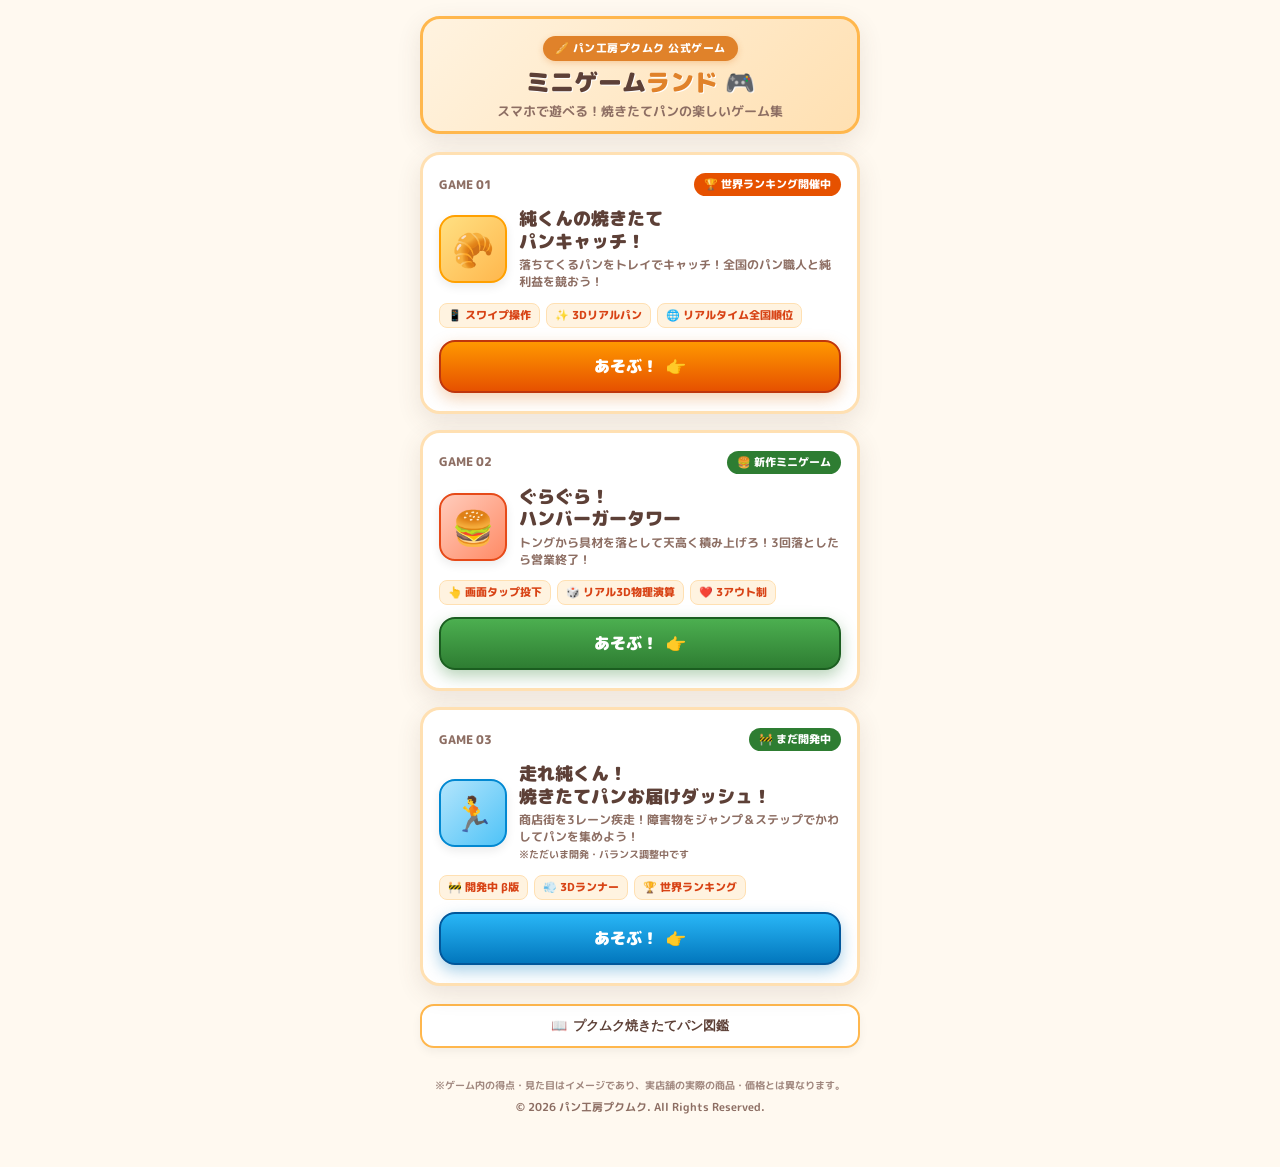
<file: index.html>
<!DOCTYPE html>
<html lang="ja">

<head>
  <meta charset="UTF-8">
  <meta name="viewport" content="width=device-width, initial-scale=1.0, maximum-scale=1.0, user-scalable=no">
  <meta http-equiv="Cache-Control" content="no-cache, no-store, must-revalidate">
  <meta http-equiv="Pragma" content="no-cache">
  <meta http-equiv="Expires" content="0">
  <title>パン工房プクムク ミニゲームランド 🎮</title>
  <link rel="stylesheet" href="portal.css?v=portal20261114a">
  <link rel="preconnect" href="https://fonts.googleapis.com">
  <link rel="preconnect" href="https://fonts.gstatic.com" crossorigin>
  <link href="https://fonts.googleapis.com/css2?family=M+PLUS+Rounded+1c:wght@700;800;900&display=swap" rel="stylesheet">
  <link rel="stylesheet" href="catch_breads.css?v=20261108bakery">
</head>

<body>
  <div id="portal-container">
    <!-- ヘッダー -->
    <header class="portal-header">
      <div class="portal-badge">🥖 パン工房プクムク 公式ゲーム</div>
      <h1 class="portal-title">ミニゲーム<span>ランド</span> 🎮</h1>
      <p class="portal-subtitle">スマホで遊べる！焼きたてパンの楽しいゲーム集</p>
    </header>

    <!-- ゲーム一覧 -->
    <main class="games-list">
      <!-- ゲーム①：パンキャッチ -->
      <article class="game-card">
        <div class="card-top">
          <span class="game-number">GAME 01</span>
          <span class="card-badge popular">🏆 世界ランキング開催中</span>
        </div>
        <div class="game-info">
          <div class="game-icon-box icon-catch">🥐</div>
          <div class="game-text">
            <h2 class="game-name">純くんの焼きたて<br>パンキャッチ！</h2>
            <p class="game-desc">落ちてくるパンをトレイでキャッチ！全国のパン職人と純利益を競おう！</p>
          </div>
        </div>
        <div class="game-tags">
          <span class="tag">📱 スワイプ操作</span>
          <span class="tag">✨ 3Dリアルパン</span>
          <span class="tag">🌐 リアルタイム全国順位</span>
        </div>
        <a href="catch/" class="play-btn play-btn-orange">
          <span>あそぶ！</span> 👉
        </a>
      </article>

      <!-- ゲーム②：ハンバーガータワー -->
      <article class="game-card">
        <div class="card-top">
          <span class="game-number">GAME 02</span>
          <span class="card-badge new">🍔 新作ミニゲーム</span>
        </div>
        <div class="game-info">
          <div class="game-icon-box icon-tower">🍔</div>
          <div class="game-text">
            <h2 class="game-name">ぐらぐら！<br>ハンバーガータワー</h2>
            <p class="game-desc">トングから具材を落として天高く積み上げろ！3回落としたら営業終了！</p>
          </div>
        </div>
        <div class="game-tags">
          <span class="tag">👆 画面タップ投下</span>
          <span class="tag">🎲 リアル3D物理演算</span>
          <span class="tag">❤️ 3アウト制</span>
        </div>
        <a href="sandwich_tower.html" class="play-btn play-btn-green">
          <span>あそぶ！</span> 👉
        </a>
      </article>

      <!-- ゲーム③：パンお届けダッシュ -->
      <article class="game-card">
        <div class="card-top">
          <span class="game-number">GAME 03</span>
          <span class="card-badge new">🚧 まだ開発中</span>
        </div>
        <div class="game-info">
          <div class="game-icon-box icon-dash">🏃</div>
          <div class="game-text">
            <h2 class="game-name">走れ純くん！<br>焼きたてパンお届けダッシュ！</h2>
            <p class="game-desc">商店街を3レーン疾走！障害物をジャンプ＆ステップでかわしてパンを集めよう！<br><small>※ただいま開発・バランス調整中です</small></p>
          </div>
        </div>
        <div class="game-tags">
          <span class="tag">🚧 開発中 β版</span>
          <span class="tag">💨 3Dランナー</span>
          <span class="tag">🏆 世界ランキング</span>
        </div>
        <a href="dash/" class="play-btn play-btn-blue">
          <span>あそぶ！</span> 👉
        </a>
      </article>
    </main>

    <!-- サブ機能（パン図鑑） -->
    <div class="portal-sub-actions">
      <button id="open-catalog-btn" class="sub-action-btn">
        <span>📖</span> プクムク焼きたてパン図鑑
      </button>
    </div>

    <!-- フッター -->
    <footer class="portal-footer">
      <p class="portal-disclaimer">※ゲーム内の得点・見た目はイメージであり、実店舗の実際の商品・価格とは異なります。</p>
      <p>&copy; 2026 パン工房プクムク. All Rights Reserved.</p>
    </footer>
  </div>

  <!-- パン図鑑モーダル -->
  <div id="catalog-modal" class="overlay">
    <div class="modal-card">
      <div class="result-header">📖 プクムク焼きたてパン図鑑</div>
      <input class="catch-bread-search" type="search" placeholder="パンの名前を探す" aria-label="パンの名前を探す">
      <div class="catalog-scroll-area">
        <ul class="catch-bread-grid" aria-label="パンキャッチのパン一覧"></ul>
      </div>
      <div class="catalog-disclaimer">※ゲーム内の得点・見た目はイメージであり、実店舗の実際の商品・価格とは異なります。</div>
      <button id="close-catalog-btn" class="close-btn">閉じる</button>
    </div>
  </div>

  <script>
    const catalogModal = document.getElementById('catalog-modal');
    const openBtn = document.getElementById('open-catalog-btn');
    const closeBtn = document.getElementById('close-catalog-btn');

    if (openBtn) {
      openBtn.addEventListener('click', () => catalogModal.classList.add('active'));
    }
    if (closeBtn) {
      closeBtn.addEventListener('click', () => catalogModal.classList.remove('active'));
    }
    if (catalogModal) {
      catalogModal.addEventListener('click', (e) => {
        if (e.target === catalogModal) catalogModal.classList.remove('active');
      });
    }
  </script>
  <script src="catch_breads.js?v=20261109texture"></script>
</body>

</html>
</file>
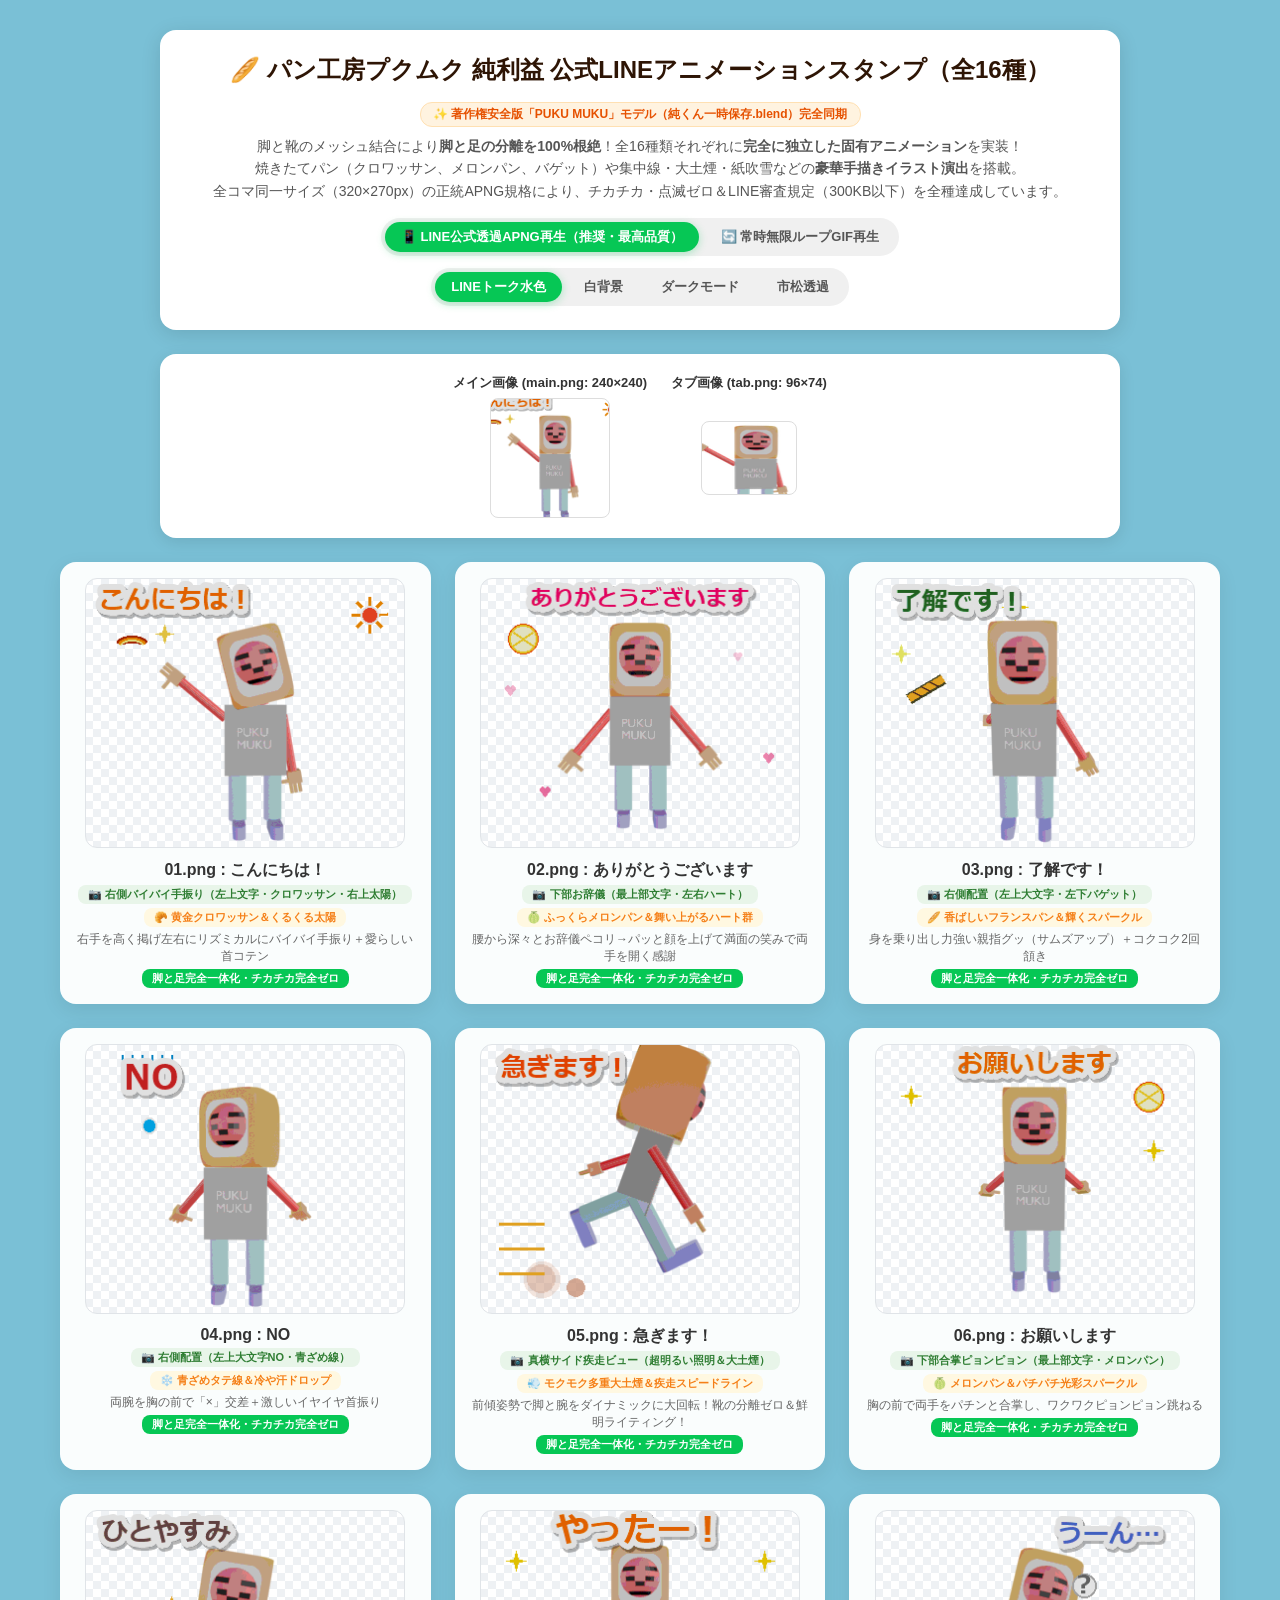
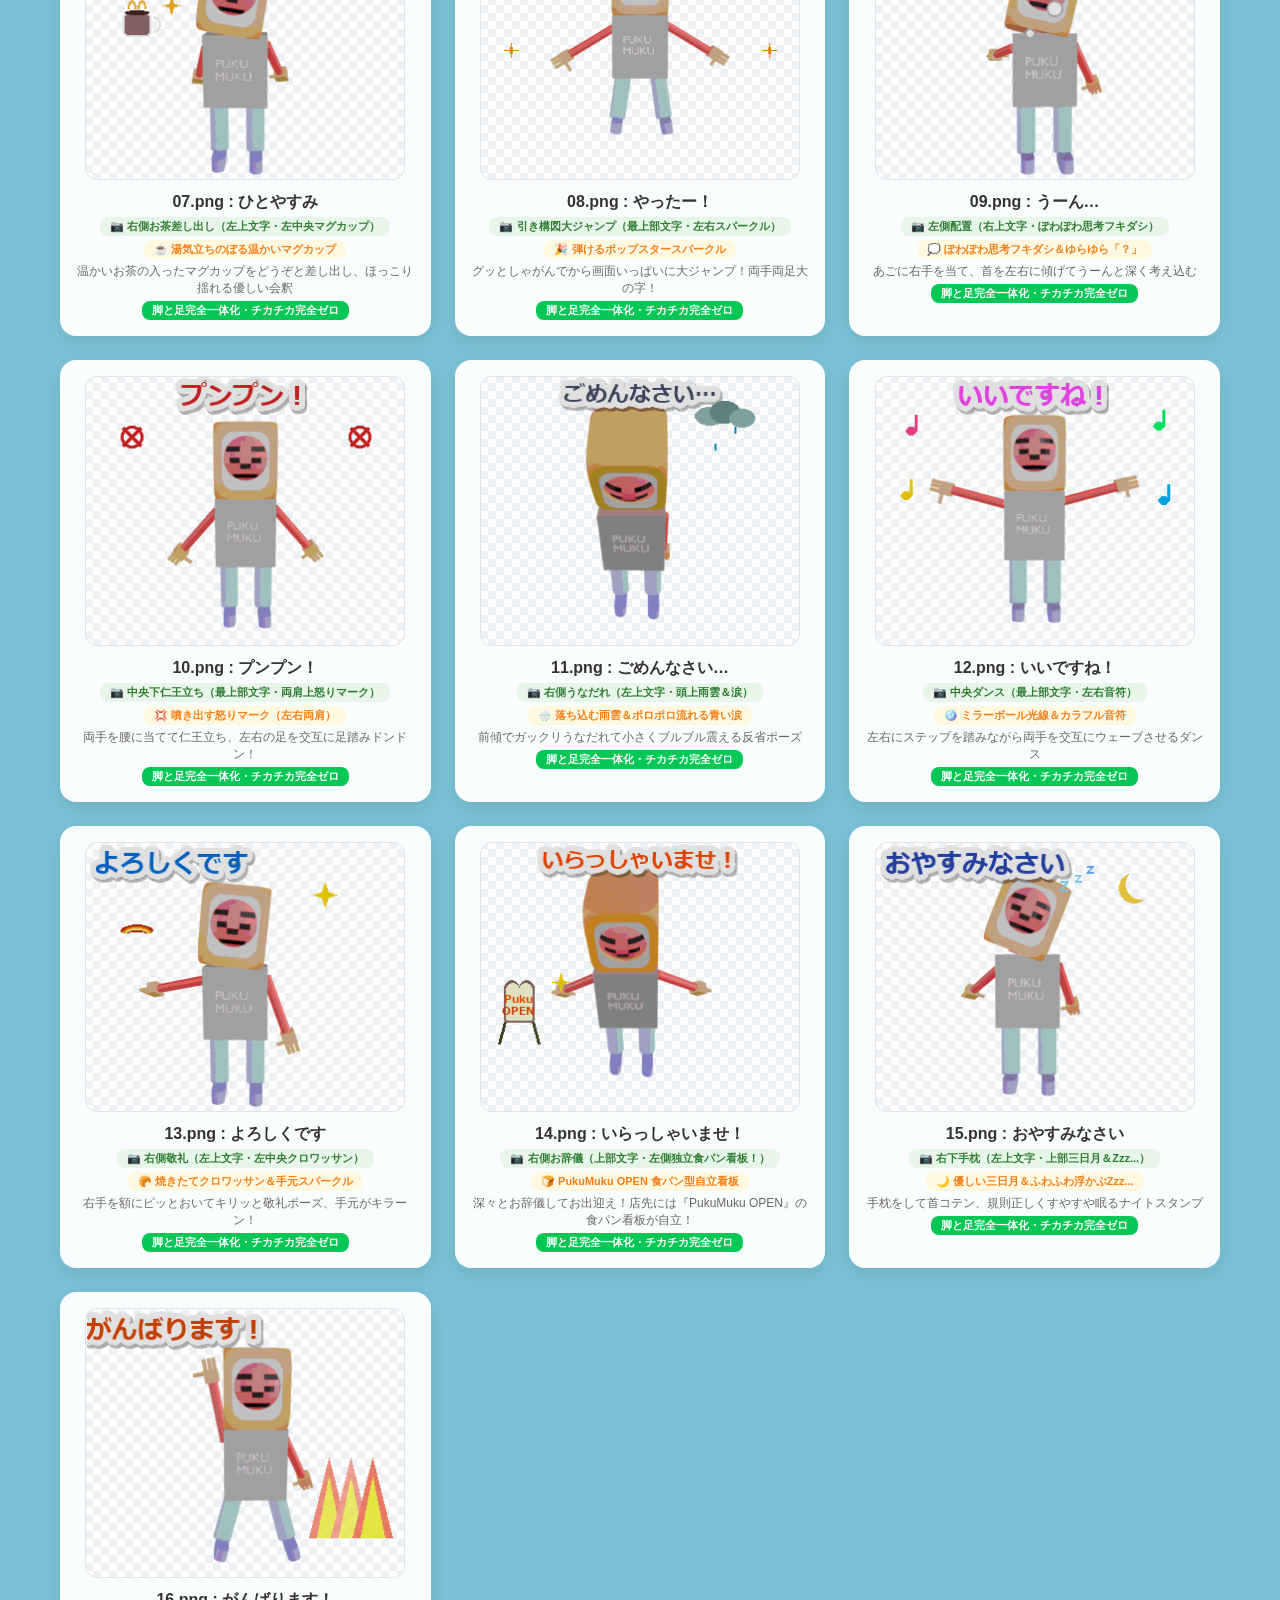
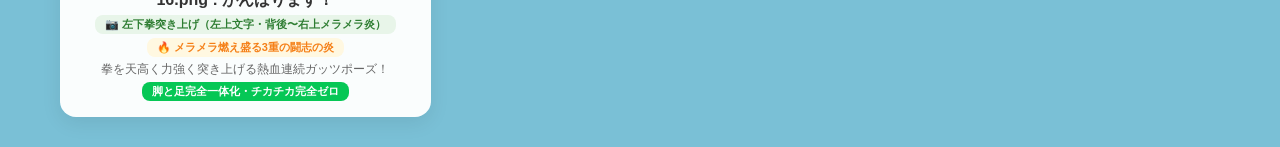
<file: line_stickers_pukumuku/view_stickers.html>
<!DOCTYPE html>
<html lang="ja">
<head>
  <meta charset="UTF-8">
  <title>パン工房プクムク 純利益 公式LINEアニメーションスタンプ（全16種）プレビュー</title>
  <style>
    * { box-sizing: border-box; margin: 0; padding: 0; font-family: -apple-system, BlinkMacSystemFont, "Segoe UI", Roboto, "Helvetica Neue", Arial, sans-serif; }
    body {
      background: #7AC0D6; /* LINEトーク画面の定番水色 */
      color: #333;
      padding: 30px 20px;
      display: flex;
      flex-direction: column;
      align-items: center;
      transition: background 0.3s;
    }
    header {
      background: #FFFFFF;
      padding: 24px 30px;
      border-radius: 16px;
      box-shadow: 0 4px 20px rgba(0,0,0,0.12);
      text-align: center;
      max-width: 960px;
      width: 100%;
      margin-bottom: 24px;
    }
    h1 { font-size: 24px; color: #2E1505; margin-bottom: 8px; }
    p.desc { font-size: 14px; color: #555; line-height: 1.6; }
    .badge {
      display: inline-block;
      padding: 3px 12px;
      background: #FFF3E0;
      color: #E65100;
      font-size: 12px;
      font-weight: bold;
      border-radius: 12px;
      margin-top: 8px;
      border: 1px solid #FFE0B2;
    }
    .controls-wrap {
      margin-top: 16px;
      display: flex;
      flex-wrap: wrap;
      justify-content: center;
      gap: 12px;
    }
    .btn-group {
      display: flex;
      gap: 6px;
      background: #F0F0F0;
      padding: 4px;
      border-radius: 24px;
    }
    .btn {
      padding: 6px 16px;
      border: none;
      border-radius: 20px;
      cursor: pointer;
      background: transparent;
      font-size: 13px;
      font-weight: bold;
      color: #555;
      transition: all 0.2s;
    }
    .btn.active {
      background: #06C755;
      color: #FFF;
      box-shadow: 0 2px 8px rgba(6,199,85,0.3);
    }
    .main-tab-wrap {
      display: flex;
      gap: 24px;
      justify-content: center;
      background: #FFF;
      padding: 20px;
      border-radius: 16px;
      max-width: 960px;
      width: 100%;
      box-shadow: 0 4px 16px rgba(0,0,0,0.1);
      margin-bottom: 24px;
    }
    .sub-item {
      display: flex;
      flex-direction: column;
      align-items: center;
    }
    .container {
      display: grid;
      grid-template-columns: repeat(auto-fit, minmax(340px, 1fr));
      gap: 24px;
      max-width: 1160px;
      width: 100%;
    }
    .stamp-card {
      background: rgba(255, 255, 255, 0.96);
      border-radius: 16px;
      padding: 16px;
      display: flex;
      flex-direction: column;
      align-items: center;
      box-shadow: 0 6px 20px rgba(0,0,0,0.08);
      cursor: pointer;
      transition: transform 0.2s, box-shadow 0.2s;
    }
    .stamp-card:hover {
      transform: translateY(-4px);
      box-shadow: 0 10px 28px rgba(0,0,0,0.15);
    }
    .img-wrap {
      width: 320px;
      height: 270px;
      display: flex;
      align-items: center;
      justify-content: center;
      position: relative;
      background: repeating-conic-gradient(#eef1f4 0% 25%, #ffffff 0% 50%) 50% / 16px 16px;
      border-radius: 12px;
      border: 1px solid #e0e4e8;
    }
    .img-wrap img {
      max-width: 100%;
      max-height: 100%;
      display: block;
    }
    .meta {
      margin-top: 12px;
      text-align: center;
      width: 100%;
    }
    .filename {
      font-weight: 900;
      font-size: 16px;
      color: #333;
    }
    .cam-tag {
      display: inline-block;
      margin-top: 4px;
      padding: 2px 10px;
      background: #E8F5E9;
      color: #2E7D32;
      font-size: 11px;
      font-weight: bold;
      border-radius: 8px;
    }
    .illust-tag {
      display: inline-block;
      margin-top: 4px;
      padding: 2px 10px;
      background: #FFF8E1;
      color: #F57F17;
      font-size: 11px;
      font-weight: bold;
      border-radius: 8px;
    }
    .tag {
      display: inline-block;
      margin-top: 4px;
      padding: 2px 10px;
      background: #06C755;
      color: white;
      font-size: 11px;
      font-weight: bold;
      border-radius: 8px;
    }
  </style>
</head>
<body>
  <header>
    <h1>🥖 パン工房プクムク 純利益 公式LINEアニメーションスタンプ（全16種）</h1>
    <div class="badge">✨ 著作権安全版「PUKU MUKU」モデル（純くん一時保存.blend）完全同期</div>
    <p class="desc" style="margin-top: 8px;">
      脚と靴のメッシュ結合により<b>脚と足の分離を100%根絶</b>！全16種類それぞれに<b>完全に独立した固有アニメーション</b>を実装！<br>
      焼きたてパン（クロワッサン、メロンパン、バゲット）や集中線・大土煙・紙吹雪などの<b>豪華手描きイラスト演出</b>を搭載。<br>
      全コマ同一サイズ（320×270px）の正統APNG規格により、チカチカ・点滅ゼロ＆LINE審査規定（300KB以下）を全種達成しています。
    </p>

    <div class="controls-wrap">
      <!-- 再生モード切替 -->
      <div class="btn-group">
        <button class="btn active" id="btn-apng" onclick="setMode('apng')">📱 LINE公式透過APNG再生（推奨・最高品質）</button>
        <button class="btn" id="btn-loop" onclick="setMode('loop')">🔄 常時無限ループGIF再生</button>
      </div>

      <!-- 背景切替 -->
      <div class="btn-group">
        <button class="btn active" onclick="setBg('#7AC0D6', event)">LINEトーク水色</button>
        <button class="btn" onclick="setBg('#FFFFFF', event)">白背景</button>
        <button class="btn" onclick="setBg('#1E1E1E', event)">ダークモード</button>
        <button class="btn" onclick="setBg('checker', event)">市松透過</button>
      </div>
    </div>
  </header>

  <div class="main-tab-wrap">
    <div class="sub-item">
      <span style="font-weight: bold; font-size: 13px; margin-bottom: 6px;">メイン画像 (main.png: 240×240)</span>
      <img id="img-main" src="main.png" alt="main" width="120" height="120" style="border: 1px solid #DDD; border-radius: 8px;">
    </div>
    <div class="sub-item">
      <span style="font-weight: bold; font-size: 13px; margin-bottom: 6px;">タブ画像 (tab.png: 96×74)</span>
      <img id="img-tab" src="tab.png" alt="tab" width="96" height="74" style="border: 1px solid #DDD; border-radius: 8px; margin-top: 23px;">
    </div>
  </div>

  <div class="container" id="stamp-container"></div>

  <script>
    const STAMPS = [
      { id: "01", title: "こんにちは！", cam: "右側バイバイ手振り（左上文字・クロワッサン・右上太陽）", desc: "右手を高く掲げ左右にリズミカルにバイバイ手振り＋愛らしい首コテン", illust: "🥐 黄金クロワッサン＆くるくる太陽" },
      { id: "02", title: "ありがとうございます", cam: "下部お辞儀（最上部文字・左右ハート）", desc: "腰から深々とお辞儀ペコリ→パッと顔を上げて満面の笑みで両手を開く感謝", illust: "🍈 ふっくらメロンパン＆舞い上がるハート群" },
      { id: "03", title: "了解です！", cam: "右側配置（左上大文字・左下バゲット）", desc: "身を乗り出し力強い親指グッ（サムズアップ）＋コクコク2回頷き", illust: "🥖 香ばしいフランスパン＆輝くスパークル" },
      { id: "04", title: "NO", cam: "右側配置（左上大文字NO・青ざめ線）", desc: "両腕を胸の前で「×」交差＋激しいイヤイヤ首振り", illust: "❄️ 青ざめタテ線＆冷や汗ドロップ" },
      { id: "05", title: "急ぎます！", cam: "真横サイド疾走ビュー（超明るい照明＆大土煙）", desc: "前傾姿勢で脚と腕をダイナミックに大回転！靴の分離ゼロ＆鮮明ライティング！", illust: "💨 モクモク多重大土煙＆疾走スピードライン" },
      { id: "06", title: "お願いします", cam: "下部合掌ピョンピョン（最上部文字・メロンパン）", desc: "胸の前で両手をパチンと合掌し、ワクワクピョンピョン跳ねる", illust: "🍈 メロンパン＆パチパチ光彩スパークル" },
      { id: "07", title: "ひとやすみ", cam: "右側お茶差し出し（左上文字・左中央マグカップ）", desc: "温かいお茶の入ったマグカップをどうぞと差し出し、ほっこり揺れる優しい会釈", illust: "☕ 湯気立ちのぼる温かいマグカップ" },
      { id: "08", title: "やったー！", cam: "引き構図大ジャンプ（最上部文字・左右スパークル）", desc: "グッとしゃがんでから画面いっぱいに大ジャンプ！両手両足大の字！", illust: "🎉 弾けるポップスタースパークル" },
      { id: "09", title: "うーん…", cam: "左側配置（右上文字・ぽわぽわ思考フキダシ）", desc: "あごに右手を当て、首を左右に傾げてうーんと深く考え込む", illust: "💭 ぽわぽわ思考フキダシ＆ゆらゆら「？」" },
      { id: "10", title: "プンプン！", cam: "中央下仁王立ち（最上部文字・両肩上怒りマーク）", desc: "両手を腰に当てて仁王立ち、左右の足を交互に足踏みドンドン！", illust: "💢 噴き出す怒りマーク（左右両肩）" },
      { id: "11", title: "ごめんなさい…", cam: "右側うなだれ（左上文字・頭上雨雲＆涙）", desc: "前傾でガックリうなだれて小さくブルブル震える反省ポーズ", illust: "🌧️ 落ち込む雨雲＆ポロポロ流れる青い涙" },
      { id: "12", title: "いいですね！", cam: "中央ダンス（最上部文字・左右音符）", desc: "左右にステップを踏みながら両手を交互にウェーブさせるダンス", illust: "🪩 ミラーボール光線＆カラフル音符" },
      { id: "13", title: "よろしくです", cam: "右側敬礼（左上文字・左中央クロワッサン）", desc: "右手を額にピッとおいてキリッと敬礼ポーズ、手元がキラーン！", illust: "🥐 焼きたてクロワッサン＆手元スパークル" },
      { id: "14", title: "いらっしゃいませ！", cam: "右側お辞儀（上部文字・左側独立食パン看板！）", desc: "深々とお辞儀してお出迎え！店先には『PukuMuku OPEN』の食パン看板が自立！", illust: "🍞 PukuMuku OPEN 食パン型自立看板" },
      { id: "15", title: "おやすみなさい", cam: "右下手枕（左上文字・上部三日月＆Zzz...）", desc: "手枕をして首コテン、規則正しくすやすや眠るナイトスタンプ", illust: "🌙 優しい三日月＆ふわふわ浮かぶZzz..." },
      { id: "16", title: "がんばります！", cam: "左下拳突き上げ（左上文字・背後〜右上メラメラ炎）", desc: "拳を天高く力強く突き上げる熱血連続ガッツポーズ！", illust: "🔥 メラメラ燃え盛る3重の闘志の炎" }
    ];

    let currentMode = 'apng'; // デフォルトはLINE公式透過APNG再生！
    const baseTime = Date.now();

    function renderCards() {
      const container = document.getElementById('stamp-container');
      container.innerHTML = '';
      
      STAMPS.forEach((s) => {
        const ext = currentMode === 'loop' ? 'gif' : 'png';
        const src = `${s.id}.${ext}?v=${baseTime}`;
        
        const card = document.createElement('div');
        card.className = 'stamp-card';
        card.onclick = () => replayCard(s.id);
        card.innerHTML = `
          <div class="img-wrap">
            <img id="stamp-img-${s.id}" src="${src}" alt="${s.title}">
          </div>
          <div class="meta">
            <div class="filename">${s.id}.${ext} : ${s.title}</div>
            <div class="cam-tag">📷 ${s.cam}</div><br>
            <div class="illust-tag">${s.illust}</div>
            <p style="font-size: 12px; color: #666; margin-top: 4px;">${s.desc}</p>
            <span class="tag">脚と足完全一体化・チカチカ完全ゼロ</span>
          </div>
        `;
        container.appendChild(card);
      });

      // main & tab にもキャッシュバスター
      document.getElementById('img-main').src = 'main.png?v=' + baseTime;
      document.getElementById('img-tab').src = 'tab.png?v=' + baseTime;
    }

    function setMode(mode) {
      currentMode = mode;
      document.getElementById('btn-loop').classList.toggle('active', mode === 'loop');
      document.getElementById('btn-apng').classList.toggle('active', mode === 'apng');
      renderCards();
    }

    // クリックで先頭から再再生
    function replayCard(id) {
      const img = document.getElementById(`stamp-img-${id}`);
      if (!img) return;
      const ext = currentMode === 'loop' ? 'gif' : 'png';
      img.src = `${id}.${ext}?v=${Date.now()}`;
    }

    // APNGモード時、4秒ごとに止まらないよう自動で先頭からループリプレイ
    setInterval(() => {
      if (currentMode === 'apng') {
        STAMPS.forEach((s) => replayCard(s.id));
      }
    }, 4200);

    function setBg(bg, ev) {
      document.querySelectorAll('.btn-group button').forEach(b => {
        if (b.innerText.includes('背景') || b.innerText.includes('モード') || b.innerText.includes('水色') || b.innerText.includes('市松')) {
          b.classList.remove('active');
        }
      });
      if (ev) ev.target.classList.add('active');
      if (bg === 'checker') {
        document.body.style.background = 'repeating-conic-gradient(#CCC 0% 25%, #FFF 0% 50%) 50% / 20px 20px';
      } else {
        document.body.style.background = bg;
      }
    }

    renderCards();
  </script>
</body>
</html>
</file>
<file: portal.css>
/* ============================================================
   🥖 パン工房プクムク ミニゲームランド - ポータル専用スタイル
   ============================================================ */
:root {
  --color-bg-base: #FFF9F0;
  --color-card-bg: #FFFFFF;
  --color-theme-orange: #E0822A;
  --color-theme-dark: #5D4037;
  --color-accent-gold: #F59E0B;
  --color-accent-green: #10B981;
  --color-accent-red: #EF4444;
  --color-text-main: #3E2723;
  --color-text-sub: #8D6E63;
  --shadow-card: 0 8px 24px rgba(93, 64, 55, 0.12);
}

* {
  box-sizing: border-box;
  margin: 0;
  padding: 0;
  -webkit-tap-highlight-color: transparent;
  user-select: none;
}

body {
  font-family: 'M PLUS Rounded 1c', 'Hiragino Maru Gothic ProN', sans-serif;
  background: var(--color-bg-base);
  color: var(--color-text-main);
  min-height: 100vh;
  display: flex;
  justify-content: center;
  align-items: flex-start;
  padding: 16px 12px 40px;
}

#portal-container {
  width: 100%;
  max-width: 440px;
  display: flex;
  flex-direction: column;
  gap: 18px;
}

/* ヘッダー */
.portal-header {
  text-align: center;
  padding: 16px 12px 10px;
  background: linear-gradient(135deg, #FFF3E0, #FFE0B2);
  border-radius: 20px;
  border: 3px solid #FFB74D;
  box-shadow: var(--shadow-card);
}

.portal-badge {
  display: inline-block;
  background: var(--color-theme-orange);
  color: #FFF;
  font-size: 11px;
  font-weight: 800;
  padding: 4px 12px;
  border-radius: 20px;
  letter-spacing: 0.5px;
  margin-bottom: 6px;
  box-shadow: 0 2px 6px rgba(224, 130, 42, 0.3);
}

.portal-title {
  font-size: 24px;
  font-weight: 900;
  color: var(--color-theme-dark);
  line-height: 1.3;
  text-shadow: 1px 1px 0 #FFF;
}

.portal-title span {
  color: var(--color-theme-orange);
}

.portal-subtitle {
  font-size: 13px;
  font-weight: 700;
  color: var(--color-text-sub);
  margin-top: 4px;
}

/* ゲーム一覧 */
.games-list {
  display: flex;
  flex-direction: column;
  gap: 16px;
}

.game-card {
  background: var(--color-card-bg);
  border-radius: 20px;
  border: 3px solid #FFE0B2;
  box-shadow: var(--shadow-card);
  padding: 18px 16px;
  display: flex;
  flex-direction: column;
  gap: 12px;
  transition: transform 0.15s ease, box-shadow 0.15s ease;
  position: relative;
  overflow: hidden;
}

.game-card:hover {
  transform: translateY(-2px);
  box-shadow: 0 12px 28px rgba(93, 64, 55, 0.18);
}

.card-top {
  display: flex;
  align-items: center;
  justify-content: space-between;
}

.card-badge {
  font-size: 11px;
  font-weight: 800;
  padding: 3px 10px;
  border-radius: 12px;
  color: #FFF;
}

.card-badge.popular {
  background: #E65100;
}

.card-badge.new {
  background: #2E7D32;
  animation: pulse 1.5s infinite;
}

@keyframes pulse {
  0%, 100% { opacity: 1; transform: scale(1); }
  50% { opacity: 0.85; transform: scale(1.05); }
}

.game-number {
  font-size: 12px;
  font-weight: 800;
  color: var(--color-text-sub);
}

.game-info {
  display: flex;
  gap: 12px;
  align-items: center;
}

.game-icon-box {
  width: 68px;
  height: 68px;
  border-radius: 16px;
  display: flex;
  align-items: center;
  justify-content: center;
  font-size: 34px;
  flex-shrink: 0;
  box-shadow: 0 4px 10px rgba(0, 0, 0, 0.08);
}

.icon-catch {
  background: linear-gradient(135deg, #FFE082, #FFB74D);
  border: 2px solid #FFA000;
}

.icon-tower {
  background: linear-gradient(135deg, #FFCCBC, #FF8A65);
  border: 2px solid #E64A19;
}

.icon-dash {
  background: linear-gradient(135deg, #B3E5FC, #4FC3F7);
  border: 2px solid #0288D1;
}

.game-text {
  flex: 1;
}

.game-name {
  font-size: 18px;
  font-weight: 900;
  color: var(--color-theme-dark);
  line-height: 1.25;
}

.game-desc {
  font-size: 12px;
  font-weight: 700;
  color: var(--color-text-sub);
  margin-top: 4px;
  line-height: 1.4;
}

.game-tags {
  display: flex;
  flex-wrap: wrap;
  gap: 6px;
}

.tag {
  font-size: 11px;
  font-weight: 800;
  background: #FFF3E0;
  color: #D84315;
  padding: 3px 8px;
  border-radius: 8px;
  border: 1px solid #FFE0B2;
}

/* あそぶボタン */
.play-btn {
  display: flex;
  align-items: center;
  justify-content: center;
  gap: 8px;
  width: 100%;
  padding: 13px 0;
  font-size: 16px;
  font-weight: 900;
  text-decoration: none;
  border-radius: 16px;
  color: #FFF;
  box-shadow: 0 6px 16px rgba(224, 130, 42, 0.35);
  transition: transform 0.1s ease, filter 0.1s ease;
}

.play-btn-orange {
  background: linear-gradient(180deg, #FF9800, #E65100);
  border: 2px solid #BF360C;
}

.play-btn-green {
  background: linear-gradient(180deg, #4CAF50, #2E7D32);
  border: 2px solid #1B5E20;
  box-shadow: 0 6px 16px rgba(46, 125, 50, 0.35);
}

.play-btn-blue {
  background: linear-gradient(180deg, #29B6F6, #0277BD);
  border: 2px solid #01579B;
  box-shadow: 0 6px 16px rgba(2, 119, 189, 0.35);
}

.play-btn:active {
  transform: scale(0.97);
  filter: brightness(0.9);
}

/* サブメニュー・図鑑ボタン */
.portal-sub-actions {
  display: flex;
  gap: 10px;
}

.sub-action-btn {
  flex: 1;
  background: #FFF;
  border: 2px solid #FFB74D;
  border-radius: 14px;
  padding: 11px 8px;
  font-size: 13px;
  font-weight: 800;
  color: var(--color-theme-dark);
  cursor: pointer;
  box-shadow: 0 4px 10px rgba(0, 0, 0, 0.05);
  display: flex;
  align-items: center;
  justify-content: center;
  gap: 6px;
  transition: background 0.1s;
}

.sub-action-btn:active {
  background: #FFF3E0;
}

/* フッター */
.portal-footer {
  text-align: center;
  padding: 12px 10px;
  font-size: 11px;
  font-weight: 700;
  color: var(--color-text-sub);
  line-height: 1.5;
}

.portal-disclaimer {
  font-size: 10px;
  margin-bottom: 6px;
  color: #A1887F;
}

/* パン図鑑モーダル */
.overlay {
  display: none;
  position: fixed;
  top: 0; left: 0; width: 100%; height: 100%;
  background: rgba(0, 0, 0, 0.65);
  z-index: 1000;
  justify-content: center;
  align-items: center;
  padding: 16px;
}

.overlay.active {
  display: flex;
}

.modal-card {
  background: #FFF;
  border-radius: 20px;
  padding: 16px;
  width: 100%;
  max-width: 380px;
  box-shadow: 0 16px 36px rgba(0,0,0,0.3);
  display: flex;
  flex-direction: column;
}

.result-header {
  font-size: 16px;
  font-weight: 900;
  text-align: center;
  color: var(--color-theme-dark);
  margin-bottom: 10px;
}

.catalog-scroll-area {
  max-height: 60vh;
  overflow-y: auto;
  border-radius: 12px;
  border: 2px solid #E0822A;
  background: #FFFDF7;
}

.catalog-img {
  width: 100%;
  height: auto;
  display: block;
}

.catalog-disclaimer {
  font-size: 10px;
  font-weight: 800;
  color: #8D6E63;
  margin: 6px 0 10px;
  text-align: right;
  line-height: 1.3;
}

.close-btn {
  background: var(--color-theme-orange);
  color: #FFF;
  border: none;
  border-radius: 12px;
  padding: 10px;
  font-size: 15px;
  font-weight: 900;
  cursor: pointer;
}
</file>
<file: catch_breads.css>
.catch-bread-grid {
  display: grid;
  grid-template-columns: repeat(2, minmax(0, 1fr));
  gap: 8px;
  margin: 0;
  padding: 8px;
  list-style: none;
  text-align: center;
}

.catch-bread-entry {
  display: flex;
  flex-direction: column;
  align-items: center;
  gap: 4px;
  padding: 4px 5px 9px;
  border: 1px solid #ebc184;
  border-radius: 12px;
  background: radial-gradient(ellipse at 50% 34%, #fffdfa 25%, #fff0d4 85%);
  color: #68351e;
  line-height: 1.3;
}

.catch-bread-entry[hidden] { display: none; }

.catch-bread-entry img {
  display: block;
  width: min(100%, 112px);
  height: auto;
  margin: -5px 0 -12px;
  filter: drop-shadow(0 4px 4px #733e2230);
}

.catch-bread-entry strong {
  font-size: 13px;
}

.catch-bread-score {
  padding: 2px 8px;
  border-radius: 999px;
  background: #ffe1a6;
  color: #864007;
  font-size: 12px;
  font-weight: 800;
}

.catch-bread-score.penalty {
  background: #ffe2d8;
  color: #a43023;
}

.catch-bread-entry small {
  font-size: 11px;
}
.catch-bread-search {
  box-sizing: border-box;
  width: 100%;
  min-height: 42px;
  padding: 8px 13px;
  border: 2px solid #e0822a;
  border-radius: 12px;
  background: #fffdf7;
  color: #68351e;
  font: inherit;
}

.catch-bread-search:focus-visible { outline: 3px solid #ffc24b; outline-offset: 2px; }
</file>
